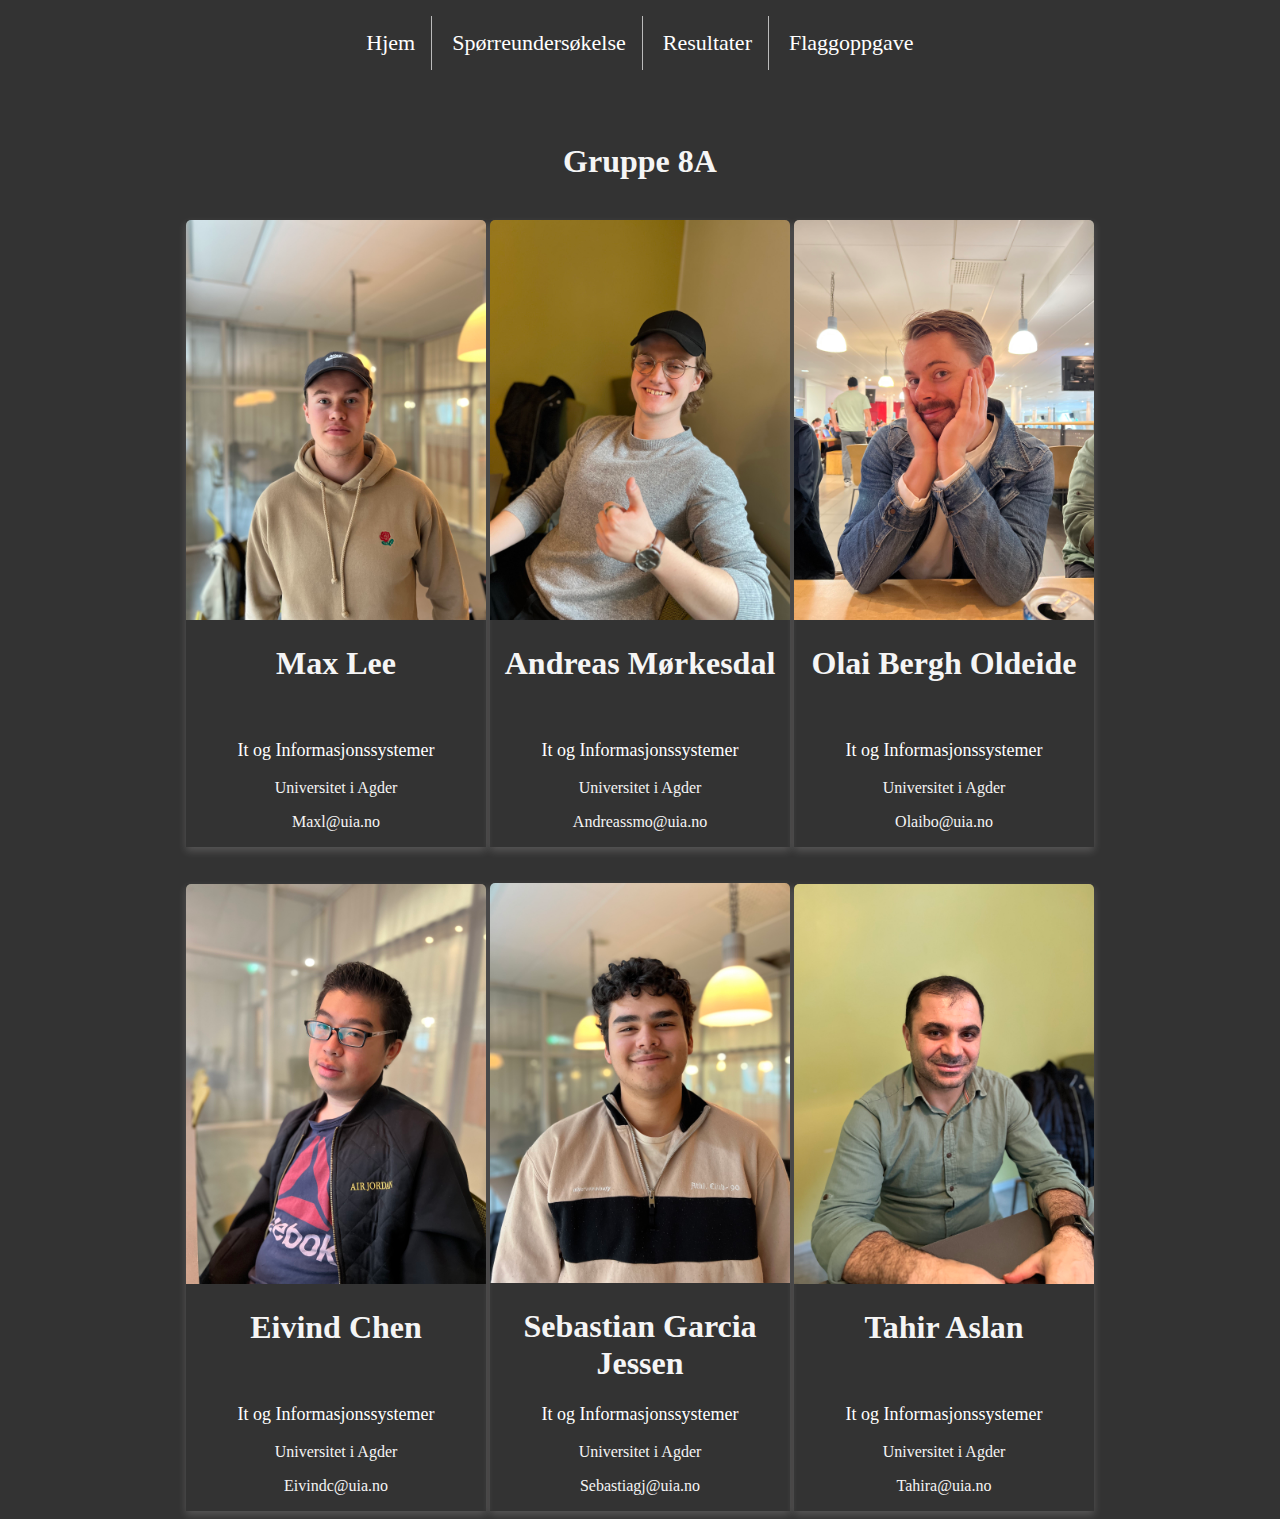
<file: index.html>
<!DOCTYPE html>
<html lang="en">
<head>
    <meta charset="UTF-8">
    <meta http-equiv="X-UA-Compatible" content="IE=edge">
    <meta name="viewport" content="width=device-width, initial-scale=1.0">
    <title>Document</title>
    <link rel="stylesheet" href="index.css">
</head>
<body>
    <div class="nav-menu">
        <ul>
            <li> <a href="index.html">Hjem</a> </li>
            <li> <a href="Spørreundersøkelse.html">Spørreundersøkelse</a> </li>
            <li> <a href="Resultater.html">Resultater</a> </li>
            <li> <a href="https://andreassm99.github.io/">Flaggoppgave</a></li>
        </ul>
    </div>
    <br><br>
<h1>Gruppe 8A</h1> <br>

   
    <!--Max lee-->
    <!--Kilde introduksjonskort: https://www.w3schools.com/howto/howto_css_profile_card.asp-->
    <!-- Add icon library -->
<link rel="stylesheet" href="https://cdnjs.cloudflare.com/ajax/libs/font-awesome/4.7.0/css/font-awesome.min.css">

    <span class="card">
        <img src="profilbilder/Max.jpg" alt="Max" style="width:100%">
        <h1>Max Lee</h1><br>
        <p class="title">It og Informasjonssystemer</p>
        <p>Universitet i Agder</p>
        <p>Maxl@uia.no</p>
    </span>    
    <span class="card">
        <img src="profilbilder/Andreas.jpg" alt="Max" style="width:100%">
        <h1>Andreas Mørkesdal</h1><br>
        <p class="title">It og Informasjonssystemer</p>
        <p>Universitet i Agder</p>
        <p>Andreassmo@uia.no</p>
    </span>    
    <span class="card">
        <img src="profilbilder/Olai.jpg" alt="Max" style="width:100%">
        <h1>Olai Bergh Oldeide</h1><br>
        <p class="title">It og Informasjonssystemer</p>
        <p>Universitet i Agder</p>
        <p>Olaibo@uia.no</p>
    </span>  
    <br><br>
    <br>


    <span class="card">
        <img src="profilbilder/Eivind.jpg" alt="Max" style="width:100%">
        <h1>Eivind Chen</h1><br>
        <p class="title">It og Informasjonssystemer</p>
        <p>Universitet i Agder</p>
        <p>Eivindc@uia.no</p>
    </span>    
    <span class="card">
        <img src="profilbilder/Seb.jpg" alt="Max" style="width:100%">
        <h1>Sebastian Garcia Jessen </h1>
        <p class="title">It og Informasjonssystemer</p>
        <p>Universitet i Agder</p>
        <p>Sebastiagj@uia.no</p>
    </span>    
    <span class="card">
        <img src="profilbilder/Tahir.jpg" alt="Max" style="width:100%">
        <h1>Tahir Aslan</h1><br>
        <p class="title">It og Informasjonssystemer</p>
        <p>Universitet i Agder</p>
        <p>Tahira@uia.no</p>
    </span>
        

    
</body>
</html>
</file>
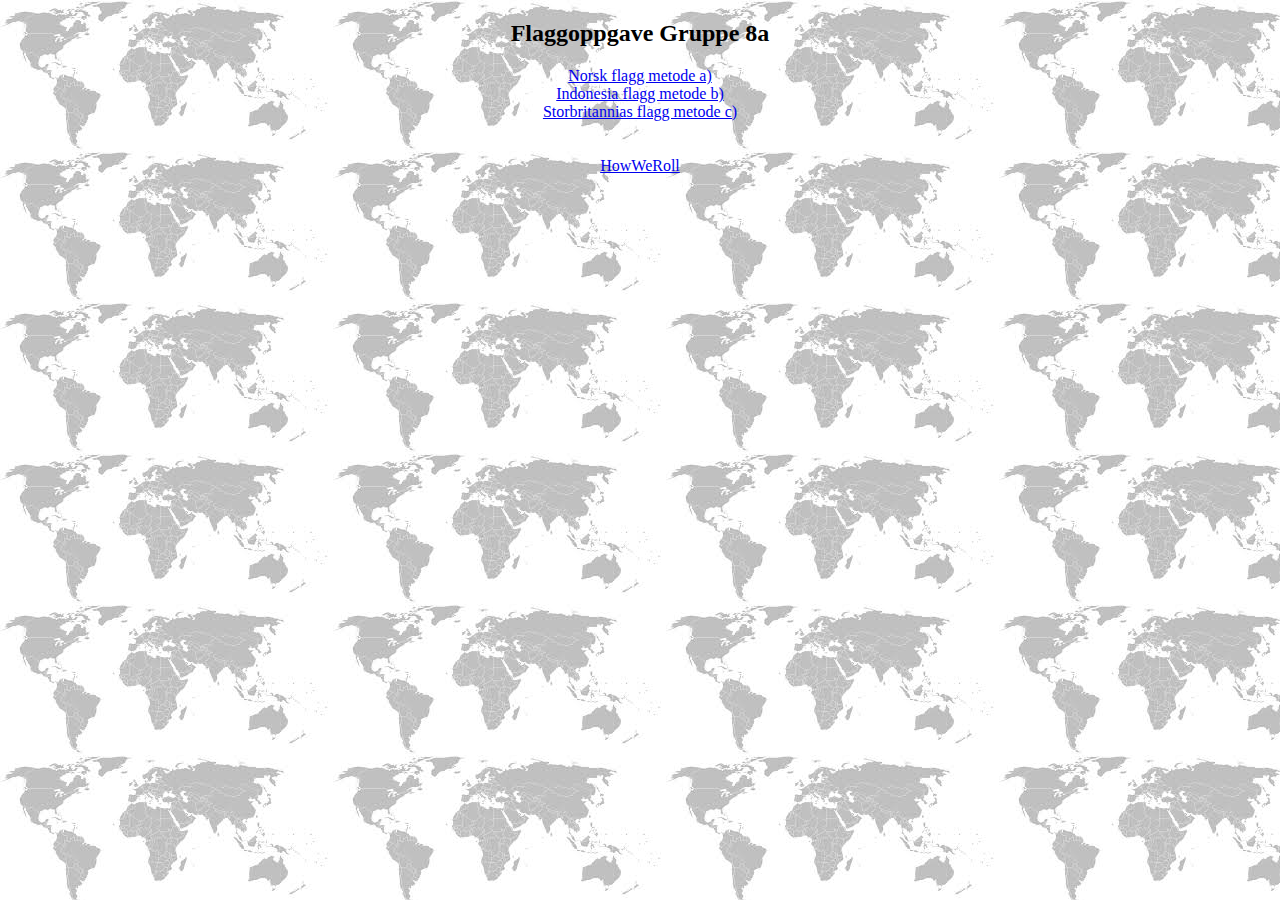
<file: indexFlagg.html>
<!DOCTYPE html>
<html lang="en">
<head>
    <meta charset="UTF-8">
    <meta http-equiv="X-UA-Compatible" content="IE=edge">
    <meta name="viewport" content="width=device-width, initial-scale=1.0">
    <title>Document</title>
    <style>
        body{
            background-image: url("[data-uri]");
            background-position: stretch;
    
        }
        #div1{
            text-align:center;
        }
    </style>
</head>
<body>
<div id="div1">
<h2 class="tekst">Flaggoppgave Gruppe 8a</h2>  
<a target="_blank" href="https://andreassm99.github.io/pflagg.html">Norsk flagg metode a)</a> <br>
<a target="_blank" href="https://andreassm99.github.io/cssflagg.html">Indonesia flagg metode b)</a> <br>
<a target="_blank" href="https://andreassm99.github.io/canvasflagg.html">Storbritannias flagg metode c)</a> <br>
<br>
<br>
<a href="https://andreassm99.github.io/8A-REPOSITORY/">HowWeRoll</a></li> <br>


</div> 
</body>
</html>
</file>
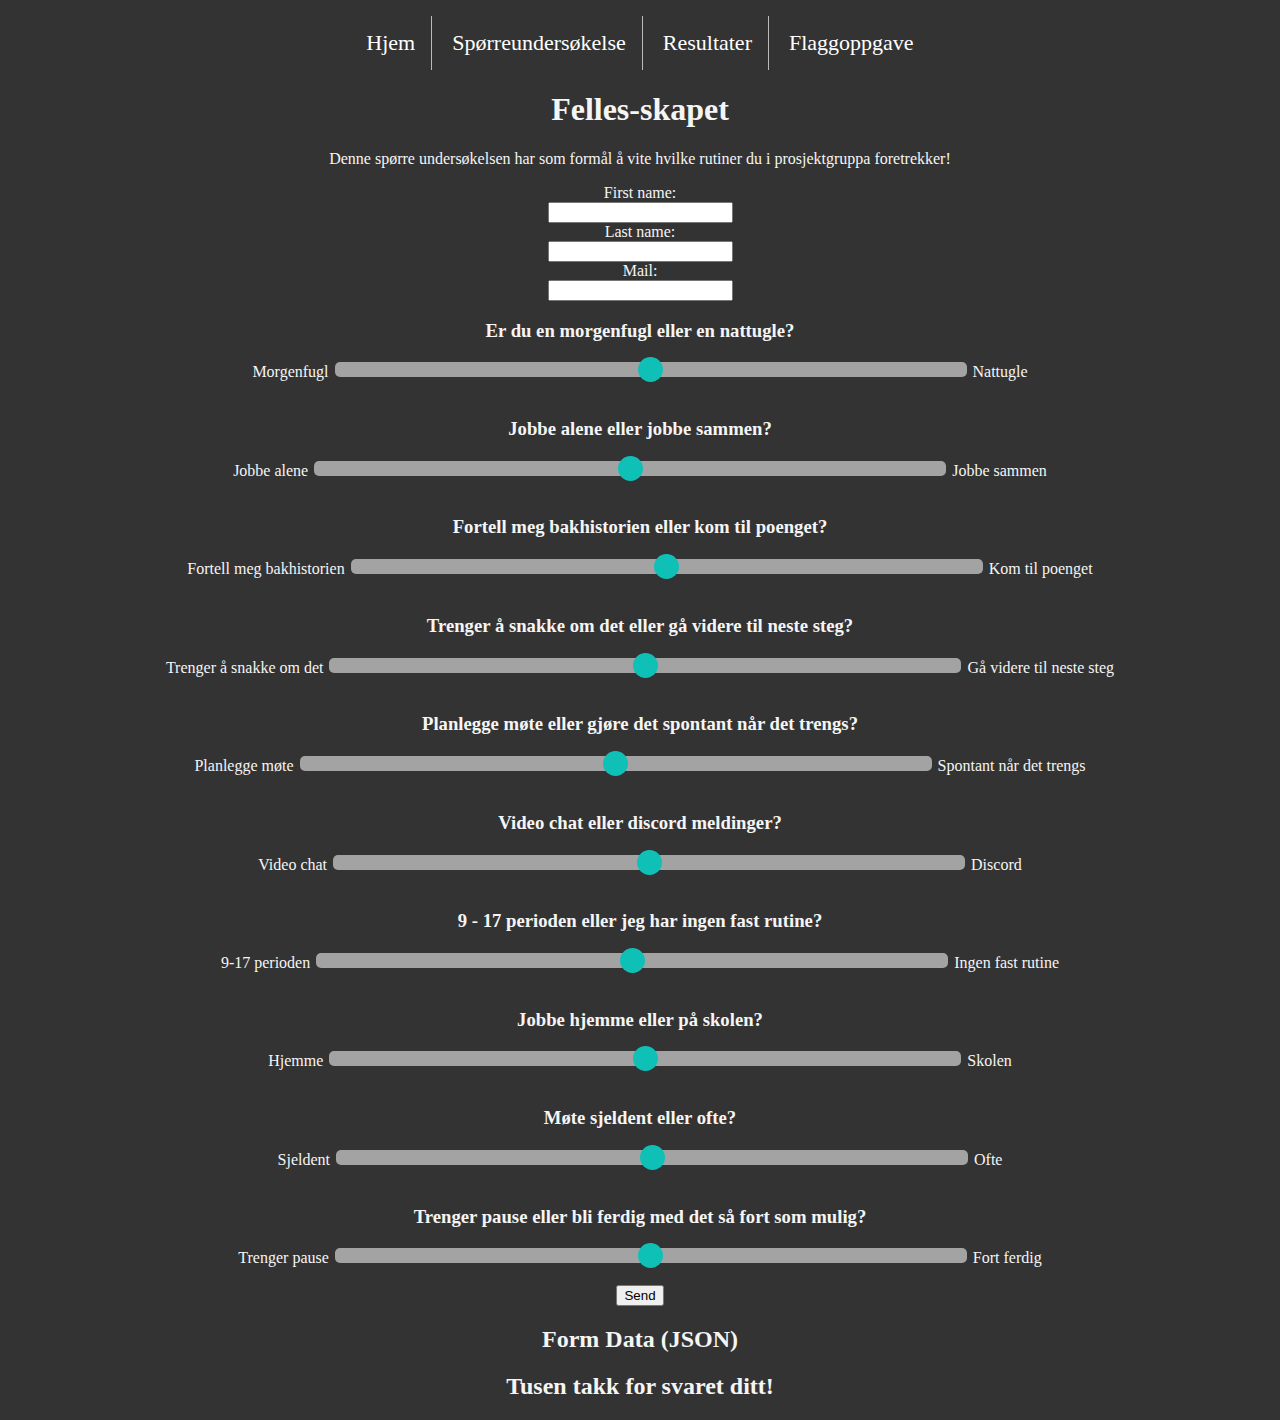
<file: Spørreundersøkelse.html>
<!DOCTYPE html>
<html lang="en">
<head>
    <meta charset="UTF-8">
    <meta http-equiv="X-UA-Compatible" content="IE=edge">
    <meta name="viewport" content="width=device-width, initial-scale=1.0">
    <title>Felles-skapet</title>
    <link rel="stylesheet" href="index.css">
</head>
<body>
    <header>
      <ul class="nav-menu"> <!-- Navigasjonsmeny for å bytte mellom dokumentene-->
        <li><a href="index.html">Hjem</a></li>
        <li><a href="Spørreundersøkelse.html">Spørreundersøkelse</a></li>
        <li><a href="Resultater.html">Resultater</a></li>
        <li><a href="https://andreassm99.github.io/">Flaggoppgave</a></li>

    </ul>
        <h1><b>Felles-skapet</b></h1>
        <p>Denne spørre undersøkelsen har som formål å vite hvilke rutiner du i prosjektgruppa foretrekker!</p>
    </header>
    <main>
        <form method="POST" class="form"> <!-- Skjema som samler brukerdata for å sende til ekstern server, både input som tekst og range slidere med nummer-verdier -->
            <label for="fname">First name:</label><br>
            <input type="text" id="fname" name="fname"><br>
            <label for="lname">Last name:</label><br>
            <input type="text" id="lname" name="lname"><br>
            <label for="Mail">Mail:</label><br>
            <input type="text" id="Mail" name="Mail"><br>
            <!--kode for slider er hentet fra: https://www.w3schools.com/howto/howto_js_rangeslider.asp-->
            <h3>Er du en morgenfugl eller en nattugle?</h3>
            <div class="slidecontainer">
                <label for="earlyBirdNightOwl" class="merke">Morgenfugl</label>
                <input type="range" min="0" max="100" value="50"class="slider" id="earlyBirdNigtOwl" name="earlyBirdNightOwl" step="any"/>
                <label for="earlyBirdNightOwl" class="merke">Nattugle</label>
              </div><br>
              <h3>Jobbe alene eller jobbe sammen?</h3>
              <div class="slidecontainer">
                <label for="togetherAlone">Jobbe alene</label>
                <input type="range" min="0" max="100" value="50" class="slider" name="togetherAlone">
                <label for="togetherAlone">Jobbe sammen</label>
              </div><br>
              <h3>Fortell meg bakhistorien eller kom til poenget?</h3>
              <div class="slidecontainer">
                <label for="backstoryGetToThePoint">Fortell meg bakhistorien</label>
                <input type="range" min="0" max="100" value="50" class="slider" name="backstoryGetToThePoint">
                <label for="backstoryGetToThePoint">Kom til poenget</label>
              </div><br>
              <h3>Trenger å snakke om det eller gå videre til neste steg?</h3>
              <div class="slidecontainer">
                <label for="talkGetOnWithIt">Trenger å snakke om det</label>
                <input type="range" min="0" max="100" value="50" class="slider" name="talkGetOnWithIt">
                <label for="talkGetOnWithIt">Gå videre til neste steg</label>
              </div><br>
              <h3>Planlegge møte eller gjøre det spontant når det trengs?</h3>
              <div class="slidecontainer">
                <label for="planSpontaneous">Planlegge møte</label>
                <input type="range" min="0" max="100" value="50" class="slider" name="planSpontaneous">
                <label for="planSpontaneous">Spontant når det trengs</label>
              </div><br>
              <h3>Video chat eller discord meldinger?</h3>
              <div class="slidecontainer">
                <label for="videoChatDiscordMessages">Video chat</label>
                <input type="range" min="0" max="100" value="50" class="slider" name="videoChatDiscordMessages">
                <label for="videoChatDiscordMessages">Discord</label>
              </div><br>
              <h3>9 - 17 perioden eller jeg har ingen fast rutine?</h3>
              <div class="slidecontainer">
                <label for="nineToFiveNoRoutine">9-17 perioden</label>
                <input type="range" min="0" max="100" value="50" class="slider" name="nineToFiveNoRoutine">
                <label for="nineToFiveNoRoutine">Ingen fast rutine</label>
              </div><br>
              <h3>Jobbe hjemme eller på skolen?</h3>
              <div class="slidecontainer">
                <label for="homeSchool">Hjemme</label>
                <input type="range" min="0" max="100" value="50" class="slider" name="homeSchool">
                <label for="homeSchool">Skolen</label>
              </div><br>
              <h3>Møte sjeldent eller ofte?</h3>
              <div class="slidecontainer">
                <label for="sjeldentEllerOfte">Sjeldent</label>
                <input type="range" min="0" max="100" value="50" class="slider" name="sjeldentEllerOfte">
                <label for="sjeldentEllerOfte">Ofte</label>
              </div><br>
              <h3>Trenger pause eller bli ferdig med det så fort som mulig?</h3>
              <div class="slidecontainer">
                <label for="breakGetItDone">Trenger pause</label>
                <input type="range" min="0" max="100" value="50" class="slider" name="breakGetItDone">
                <label for="breakGetItDone">Fort ferdig</label>
              </div><br>
              <input type="submit" id="button" value="Send" class="button"> <!--- knapp for å starte handlingen som sender infoen fra skjemaet ovenfor til ekstern server-->
            </form>
            <!--Preview av json code, brukes i dette tilfellet til å hente TRXID og TIME-stamp for å hente ut riktig info fra ekstern server -->
            <div id="Form"; class="results">
                <h2>Form Data (JSON)</h2>
                <pre></pre>
            </div>
        
            </main>
            
            <footer>
                <h2>Tusen takk for svaret ditt!</h2>
            </footer>
            </body>
       
       <script>
    // Post Method using Fetch API hentet fra https://developer.mozilla.org/en-US/docs/Web/API/Fetch_API/Using_Fetch:
    // Example POST method implementation using fetch:
async function postData(url = "", data = {}) {
        // Default options are marked with *
        const response = await fetch(url, {
          method: "POST", // *GET, POST, PUT, DELETE, etc.
          mode: "cors", // no-cors, *cors, same-origin
          cache: "no-cache", // *default, no-cache, reload, force-cache,only-if-cached
          credentials: "same-origin", // include, *same-origin, omit
          headers: {
            "Content-Type": "application/json",
            // 'Content-Type': 'application/x-www-form-urlencoded',
          },
          redirect: "follow", // manual, *follow, error
          referrerPolicy: "no-referrer", // no-referrer,*no-referrer-when-downgrade, origin, origin-when-cross-origin, same-origin, strict-origin, strict-origin-when-cross-origin, unsafe-url
          body: JSON.stringify(data), // body data type must match"Content-Type"header
        });
        return response.json(); // parses JSON response into native JavaScriptobjects
      }

      function formData(event) {
        event.preventDefault();
        const data = new FormData(event.target);
        const formJSON = Object.fromEntries(data.entries());
        const results = document.querySelector(".results pre");
        postData("https://bacit.info/", formJSON).then((data) => {
          results.innerText = JSON.stringify(data, null, 2);
        });
      }
      const form = document.querySelector("form");
      form.addEventListener("submit", formData);
      
      fetch("https://bacit.info/") //funksjon for å teste/ sjekke om JSON-dataen plukkes opp eller ei
  .then((response) => {
    if (!response.ok) {
      throw new Error('Network response was not OK');
    }
    return response.blob();
  })
  .then((myBlob) => {
  })
  .catch((error) => {
    console.error('There has been a problem with your fetch operation:', error);
  }); 
        </script>
    
    </html>
</file>
<file: index.css>
body {
    text-align: center;
    background-color:#333;
    color: whitesmoke;
    font-family: 'Times New Roman', Times, serif;
  
  /*Css stil hentet fra: https://www.w3schools.com/howto/howto_js_rangeslider.asp */
}
  .slidecontainer {
    width: 100%;
    
  }
  
  .slider {
    -webkit-appearance: none;
    width: 50%;
    height: 15px;
    border-radius: 5px;
    background: #d3d3d3;
    outline: none;
    opacity: 0.7;
    -webkit-transition: .2s;
    transition: opacity .2s;
  }
  
  .slider:hover {
    opacity: 1;
  }
  
  .slider::-webkit-slider-thumb {
    -webkit-appearance: none;
    appearance: none;
    width: 25px;
    height: 25px;
    border-radius: 50%;
    background: #00FCF0;
    cursor: pointer;
  }
  
  .slider::-moz-range-thumb {
    width: 25px;
    height: 25px;
    border-radius: 50%;
    background: #04AA6D;
    cursor: pointer;
  }
  ul {
    list-style-type: none;
    margin: 100;
    padding: 0;
    overflow: hidden;
    background-color: #333;
  }

  .nav-menu {
    position: -webkit-sticky;
    position: sticky;
    top: 0;
  }
  /*navigation bar css hentet fra: https://www.w3schools.com/css/css_navbar_horizontal.asp*/
  li {
    display: inline-block;
  }
  
  li a {
    display: block;
    color: white;
    text-align: center;
    padding: 14px 16px;
    text-decoration: none;
  }
  
  /* Change the link color to #111 (black) on hover */
  li a:hover {
    background-color: #00FCF0;
  }
  .active {
    background-color: #00FCF0;
  }
  /* Add a gray right border to all list items, except the last item (last-child) */
li {
  border-right: 1px solid #bbb;
}

li:last-child {
  border-right: none;
}
.card {
  box-shadow: 0 4px 8px 0 rgba(233, 229, 229, 0.2);
  max-width: 300px;
  margin: auto;
  text-align: center;
  display: inline-block 
}

.title {
  color: white;
  font-size: 18px;
}

button {
  border: none;
  outline: 0;
  display: inline-block;
  padding: 8px;
  color: white;
  background-color: #000;
  text-align: center;
  cursor: pointer;
  width: 100%;
  font-size: 18px;
}

a {
  text-decoration: none;
  font-size: 22px;
  color: black;
}

button:hover, a:hover {
  opacity: 0.7;
}
/* Add rounded corners to the top left and the top right corner of the image */
img {
  border-radius: 5px 5px 0 0;
}
#canvas {
  position: relative;
  border: 50%;
  background-color: rgb(36, 36, 36);
}
</file>
